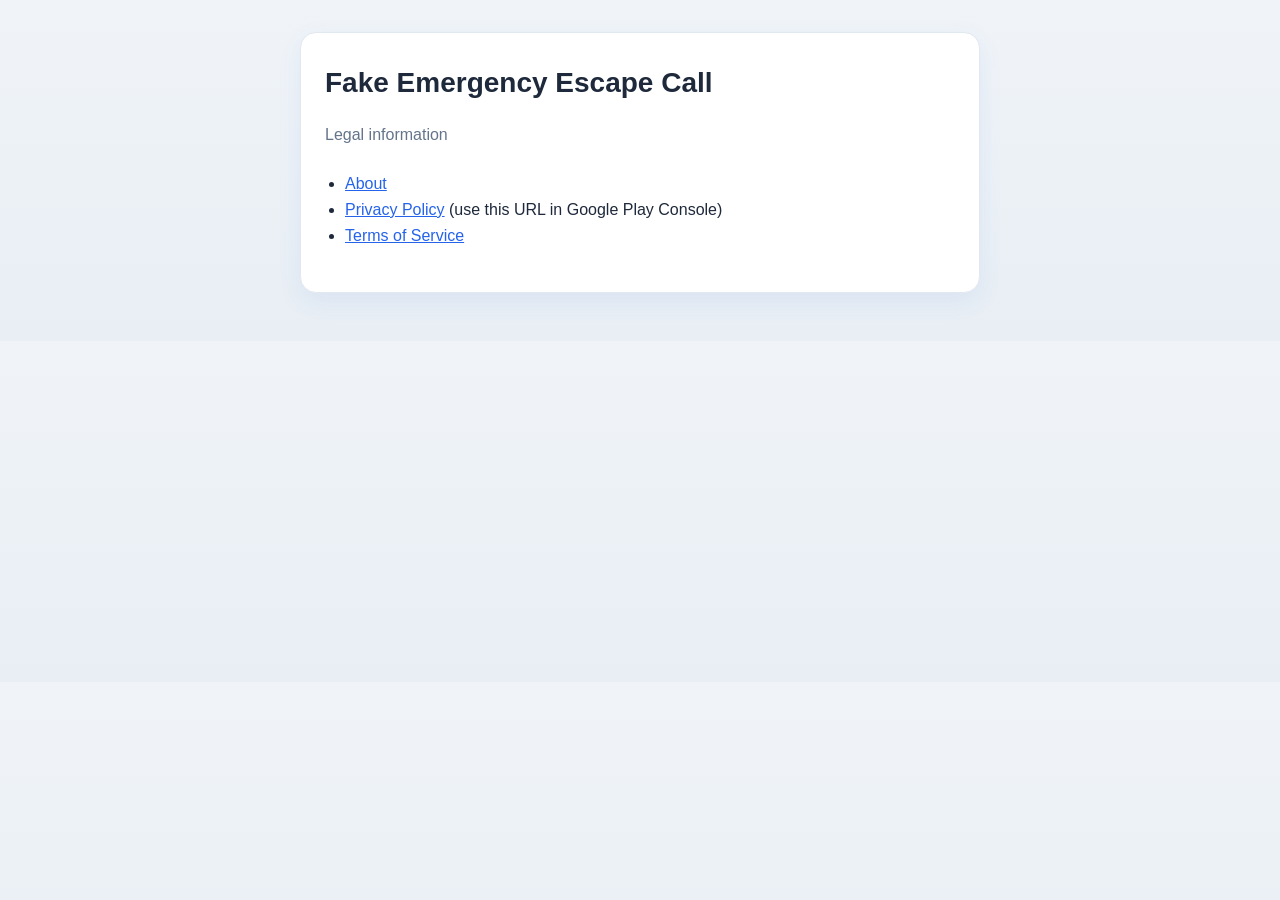
<file: docs/index.html>
<!DOCTYPE html>
<html lang="en">
<head>
  <meta charset="utf-8" />
  <meta name="viewport" content="width=device-width, initial-scale=1" />
  <title>Fake Emergency Escape Call — Legal</title>
  <link rel="stylesheet" href="legal.css" />
</head>
<body>
  <div class="wrap">
    <div class="card">
      <h1>Fake Emergency Escape Call</h1>
      <p class="tagline">Legal information</p>
      <ul>
        <li><a href="about.html">About</a></li>
        <li><a href="privacy-policy.html">Privacy Policy</a> (use this URL in Google Play Console)</li>
        <li><a href="terms.html">Terms of Service</a></li>
      </ul>
    </div>
  </div>
</body>
</html>
</file>
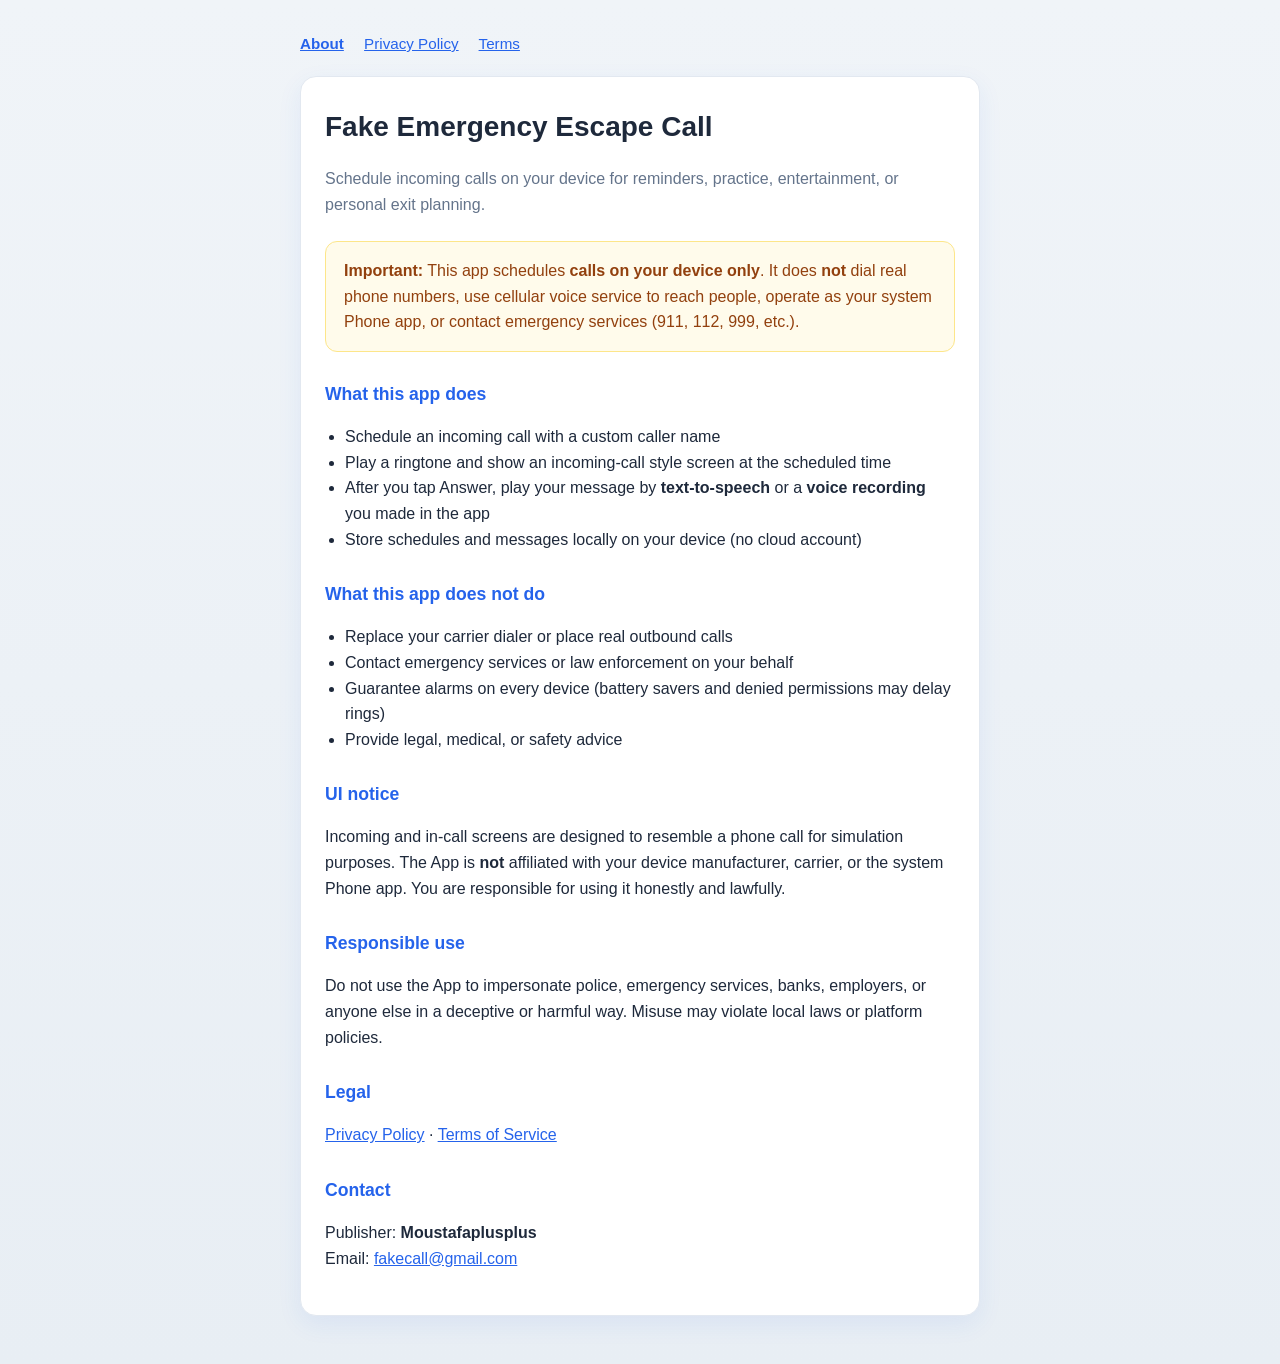
<file: docs/about.html>
<!DOCTYPE html>
<html lang="en">
<head>
  <meta charset="utf-8" />
  <meta name="viewport" content="width=device-width, initial-scale=1" />
  <title>About — Fake Emergency Escape Call</title>
  <link rel="stylesheet" href="legal.css" />
</head>
<body>
  <div class="wrap">
    <nav class="legal-nav">
      <a href="about.html"><strong>About</strong></a>
      <a href="privacy-policy.html">Privacy Policy</a>
      <a href="terms.html">Terms</a>
    </nav>
    <div class="card">
      <h1>Fake Emergency Escape Call</h1>
      <p class="tagline">Schedule incoming calls on your device for reminders, practice, entertainment, or personal exit planning.</p>

      <div class="notice">
        <strong>Important:</strong> This app schedules <strong>calls on your device only</strong>.
        It does <strong>not</strong> dial real phone numbers, use cellular voice service to reach people,
        operate as your system Phone app, or contact emergency services (911, 112, 999, etc.).
      </div>

      <h2>What this app does</h2>
      <ul>
        <li>Schedule an incoming call with a custom caller name</li>
        <li>Play a ringtone and show an incoming-call style screen at the scheduled time</li>
        <li>After you tap Answer, play your message by <strong>text-to-speech</strong> or a <strong>voice recording</strong> you made in the app</li>
        <li>Store schedules and messages locally on your device (no cloud account)</li>
      </ul>

      <h2>What this app does not do</h2>
      <ul>
        <li>Replace your carrier dialer or place real outbound calls</li>
        <li>Contact emergency services or law enforcement on your behalf</li>
        <li>Guarantee alarms on every device (battery savers and denied permissions may delay rings)</li>
        <li>Provide legal, medical, or safety advice</li>
      </ul>

      <h2>UI notice</h2>
      <p>
        Incoming and in-call screens are designed to resemble a phone call for simulation purposes.
        The App is <strong>not</strong> affiliated with your device manufacturer, carrier, or the system Phone app.
        You are responsible for using it honestly and lawfully.
      </p>

      <h2>Responsible use</h2>
      <p>
        Do not use the App to impersonate police, emergency services, banks, employers, or anyone else
        in a deceptive or harmful way. Misuse may violate local laws or platform policies.
      </p>

      <h2>Legal</h2>
      <p>
        <a href="privacy-policy.html">Privacy Policy</a> ·
        <a href="terms.html">Terms of Service</a>
      </p>

      <h2>Contact</h2>
      <p>
        Publisher: <strong>Moustafaplusplus</strong><br />
        Email: <a href="mailto:fakecall@gmail.com">fakecall@gmail.com</a>
      </p>
    </div>
  </div>
</body>
</html>
</file>
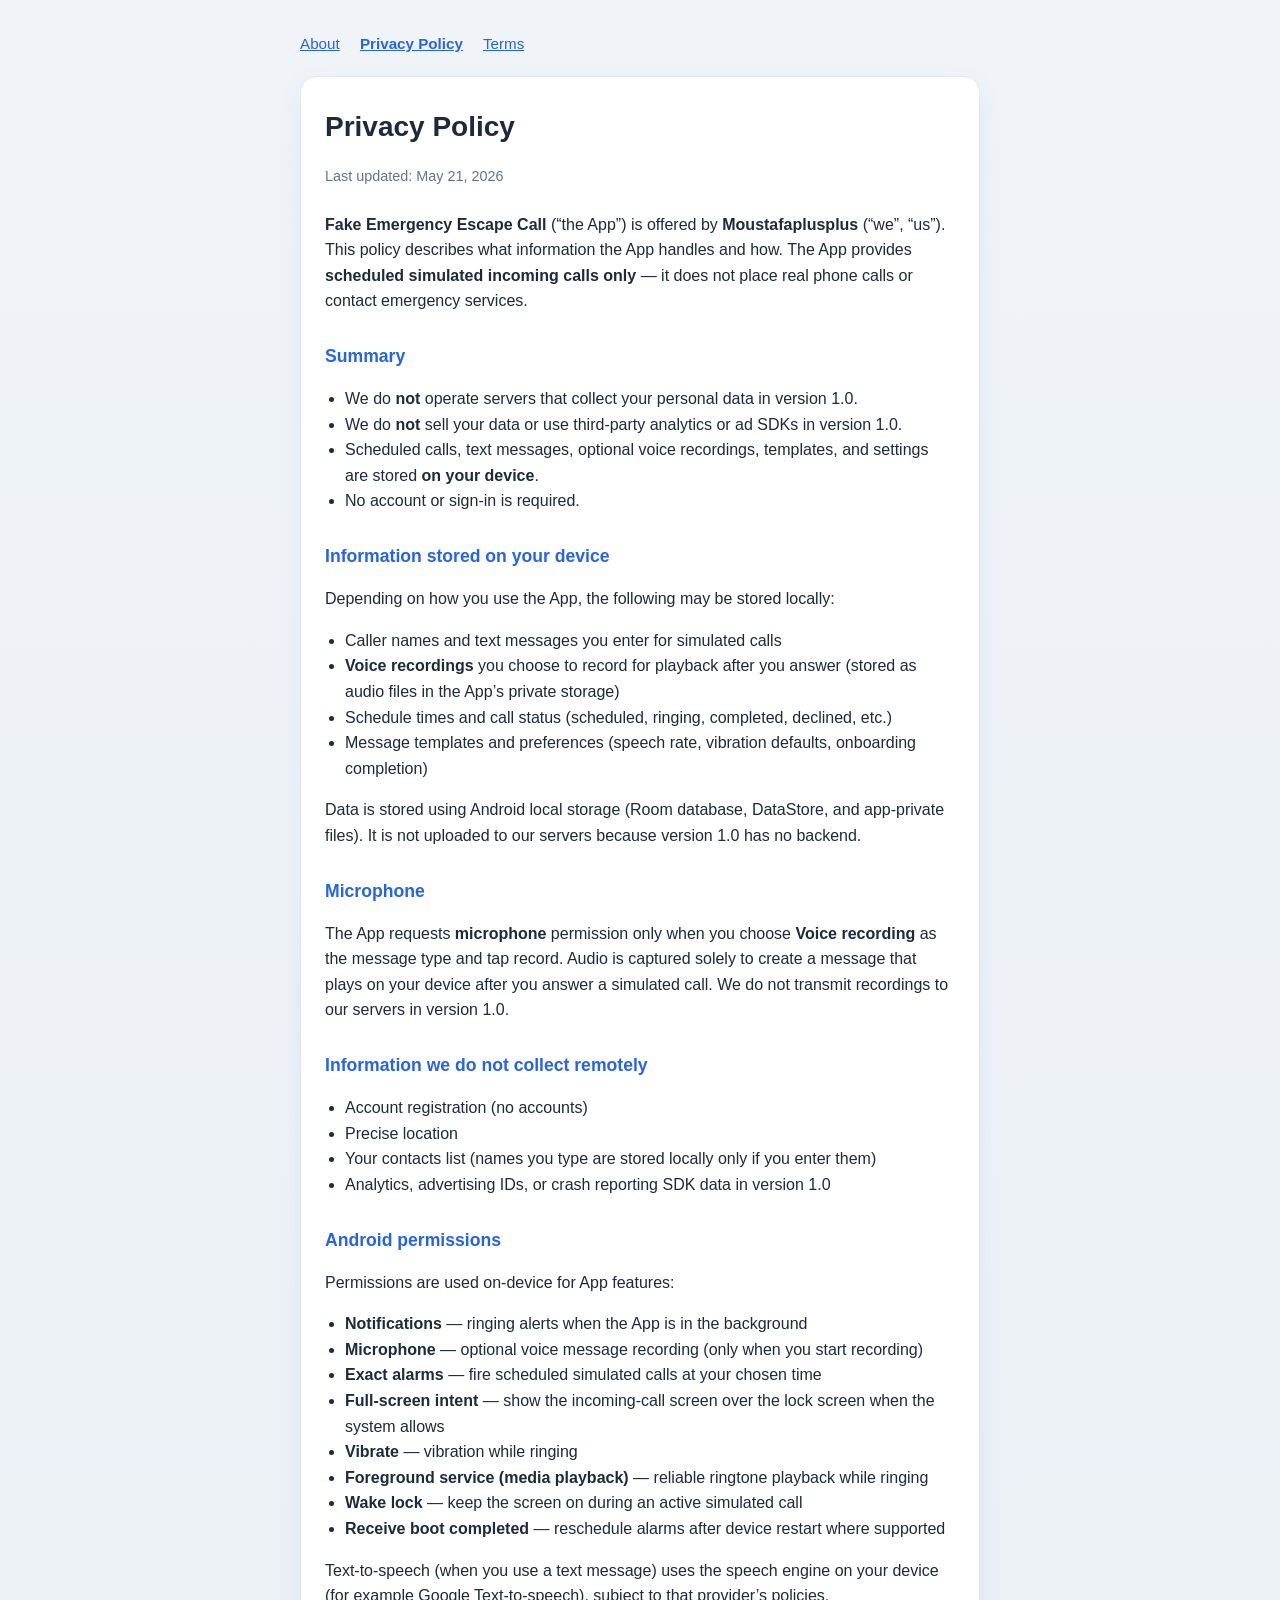
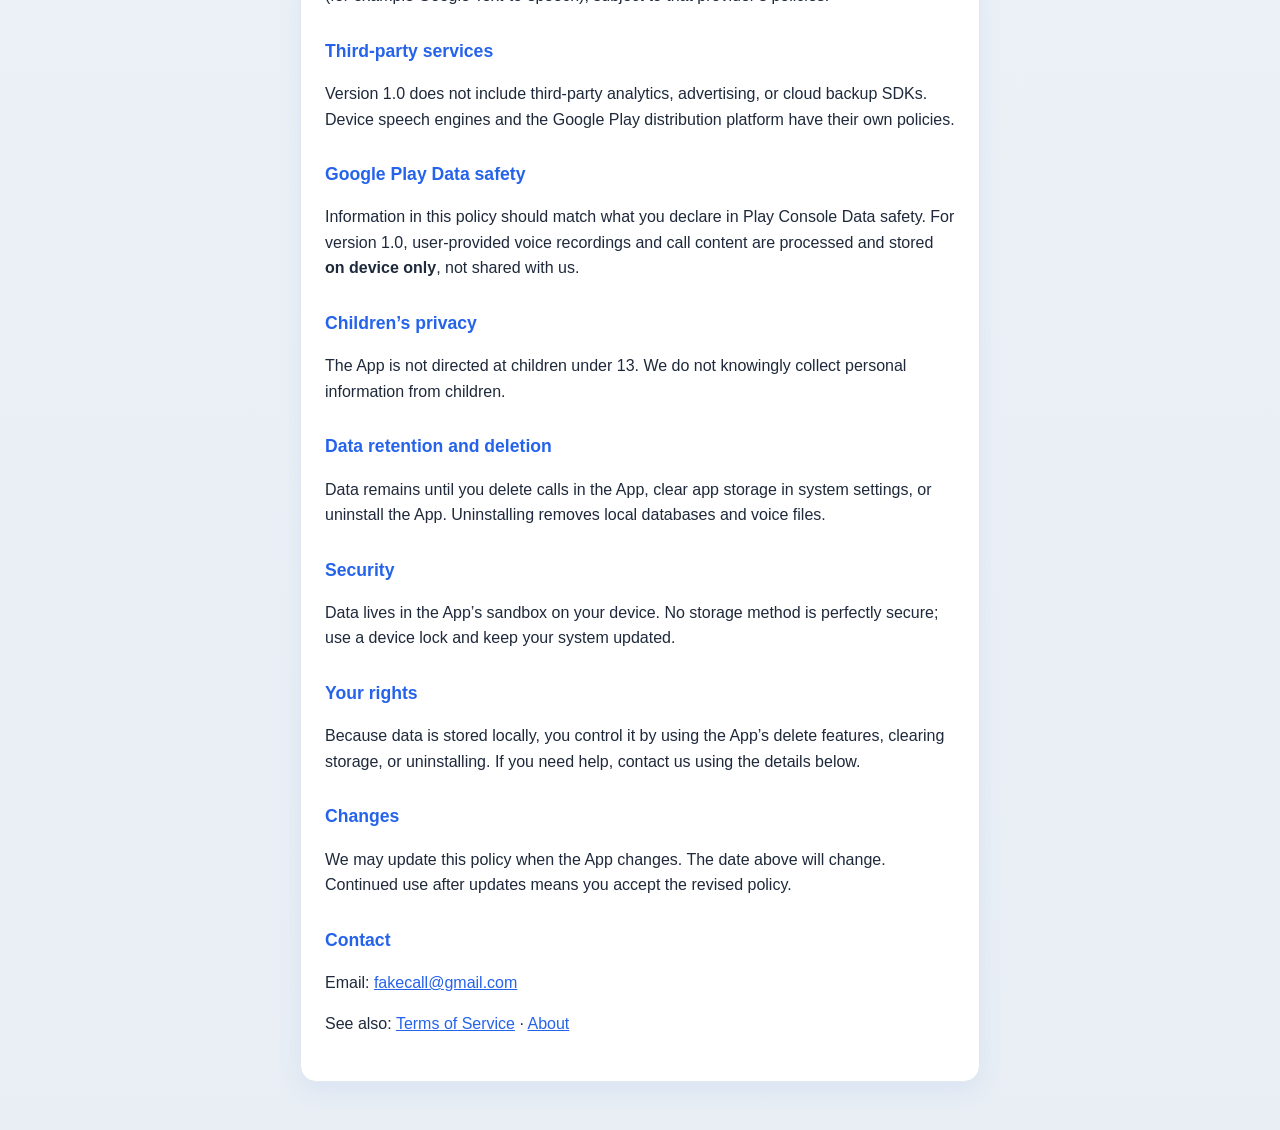
<file: docs/privacy-policy.html>
<!DOCTYPE html>
<html lang="en">
<head>
  <meta charset="utf-8" />
  <meta name="viewport" content="width=device-width, initial-scale=1" />
  <title>Privacy Policy — Fake Emergency Escape Call</title>
  <link rel="stylesheet" href="legal.css" />
</head>
<body>
  <div class="wrap">
    <nav class="legal-nav">
      <a href="about.html">About</a>
      <a href="privacy-policy.html"><strong>Privacy Policy</strong></a>
      <a href="terms.html">Terms</a>
    </nav>
    <div class="card">
      <h1>Privacy Policy</h1>
      <p class="updated">Last updated: May 21, 2026</p>

      <p>
        <strong>Fake Emergency Escape Call</strong> (“the App”) is offered by
        <strong>Moustafaplusplus</strong> (“we”, “us”). This policy describes what information
        the App handles and how. The App provides <strong>scheduled simulated incoming calls only</strong> —
        it does not place real phone calls or contact emergency services.
      </p>

      <h2>Summary</h2>
      <ul>
        <li>We do <strong>not</strong> operate servers that collect your personal data in version 1.0.</li>
        <li>We do <strong>not</strong> sell your data or use third-party analytics or ad SDKs in version 1.0.</li>
        <li>Scheduled calls, text messages, optional voice recordings, templates, and settings are stored <strong>on your device</strong>.</li>
        <li>No account or sign-in is required.</li>
      </ul>

      <h2>Information stored on your device</h2>
      <p>Depending on how you use the App, the following may be stored locally:</p>
      <ul>
        <li>Caller names and text messages you enter for simulated calls</li>
        <li><strong>Voice recordings</strong> you choose to record for playback after you answer (stored as audio files in the App’s private storage)</li>
        <li>Schedule times and call status (scheduled, ringing, completed, declined, etc.)</li>
        <li>Message templates and preferences (speech rate, vibration defaults, onboarding completion)</li>
      </ul>
      <p>
        Data is stored using Android local storage (Room database, DataStore, and app-private files).
        It is not uploaded to our servers because version 1.0 has no backend.
      </p>

      <h2>Microphone</h2>
      <p>
        The App requests <strong>microphone</strong> permission only when you choose
        <strong>Voice recording</strong> as the message type and tap record. Audio is captured
        solely to create a message that plays on your device after you answer a simulated call.
        We do not transmit recordings to our servers in version 1.0.
      </p>

      <h2>Information we do not collect remotely</h2>
      <ul>
        <li>Account registration (no accounts)</li>
        <li>Precise location</li>
        <li>Your contacts list (names you type are stored locally only if you enter them)</li>
        <li>Analytics, advertising IDs, or crash reporting SDK data in version 1.0</li>
      </ul>

      <h2>Android permissions</h2>
      <p>Permissions are used on-device for App features:</p>
      <ul>
        <li><strong>Notifications</strong> — ringing alerts when the App is in the background</li>
        <li><strong>Microphone</strong> — optional voice message recording (only when you start recording)</li>
        <li><strong>Exact alarms</strong> — fire scheduled simulated calls at your chosen time</li>
        <li><strong>Full-screen intent</strong> — show the incoming-call screen over the lock screen when the system allows</li>
        <li><strong>Vibrate</strong> — vibration while ringing</li>
        <li><strong>Foreground service (media playback)</strong> — reliable ringtone playback while ringing</li>
        <li><strong>Wake lock</strong> — keep the screen on during an active simulated call</li>
        <li><strong>Receive boot completed</strong> — reschedule alarms after device restart where supported</li>
      </ul>
      <p>
        Text-to-speech (when you use a text message) uses the speech engine on your device
        (for example Google Text-to-speech), subject to that provider’s policies.
      </p>

      <h2>Third-party services</h2>
      <p>
        Version 1.0 does not include third-party analytics, advertising, or cloud backup SDKs.
        Device speech engines and the Google Play distribution platform have their own policies.
      </p>

      <h2>Google Play Data safety</h2>
      <p>
        Information in this policy should match what you declare in Play Console Data safety.
        For version 1.0, user-provided voice recordings and call content are processed and stored
        <strong>on device only</strong>, not shared with us.
      </p>

      <h2>Children’s privacy</h2>
      <p>
        The App is not directed at children under 13. We do not knowingly collect personal
        information from children.
      </p>

      <h2>Data retention and deletion</h2>
      <p>
        Data remains until you delete calls in the App, clear app storage in system settings,
        or uninstall the App. Uninstalling removes local databases and voice files.
      </p>

      <h2>Security</h2>
      <p>
        Data lives in the App’s sandbox on your device. No storage method is perfectly secure;
        use a device lock and keep your system updated.
      </p>

      <h2>Your rights</h2>
      <p>
        Because data is stored locally, you control it by using the App’s delete features,
        clearing storage, or uninstalling. If you need help, contact us using the details below.
      </p>

      <h2>Changes</h2>
      <p>
        We may update this policy when the App changes. The date above will change.
        Continued use after updates means you accept the revised policy.
      </p>

      <h2>Contact</h2>
      <p>
        Email: <a href="mailto:fakecall@gmail.com">fakecall@gmail.com</a>
      </p>

      <p>See also: <a href="terms.html">Terms of Service</a> · <a href="about.html">About</a></p>
    </div>
  </div>
</body>
</html>
</file>
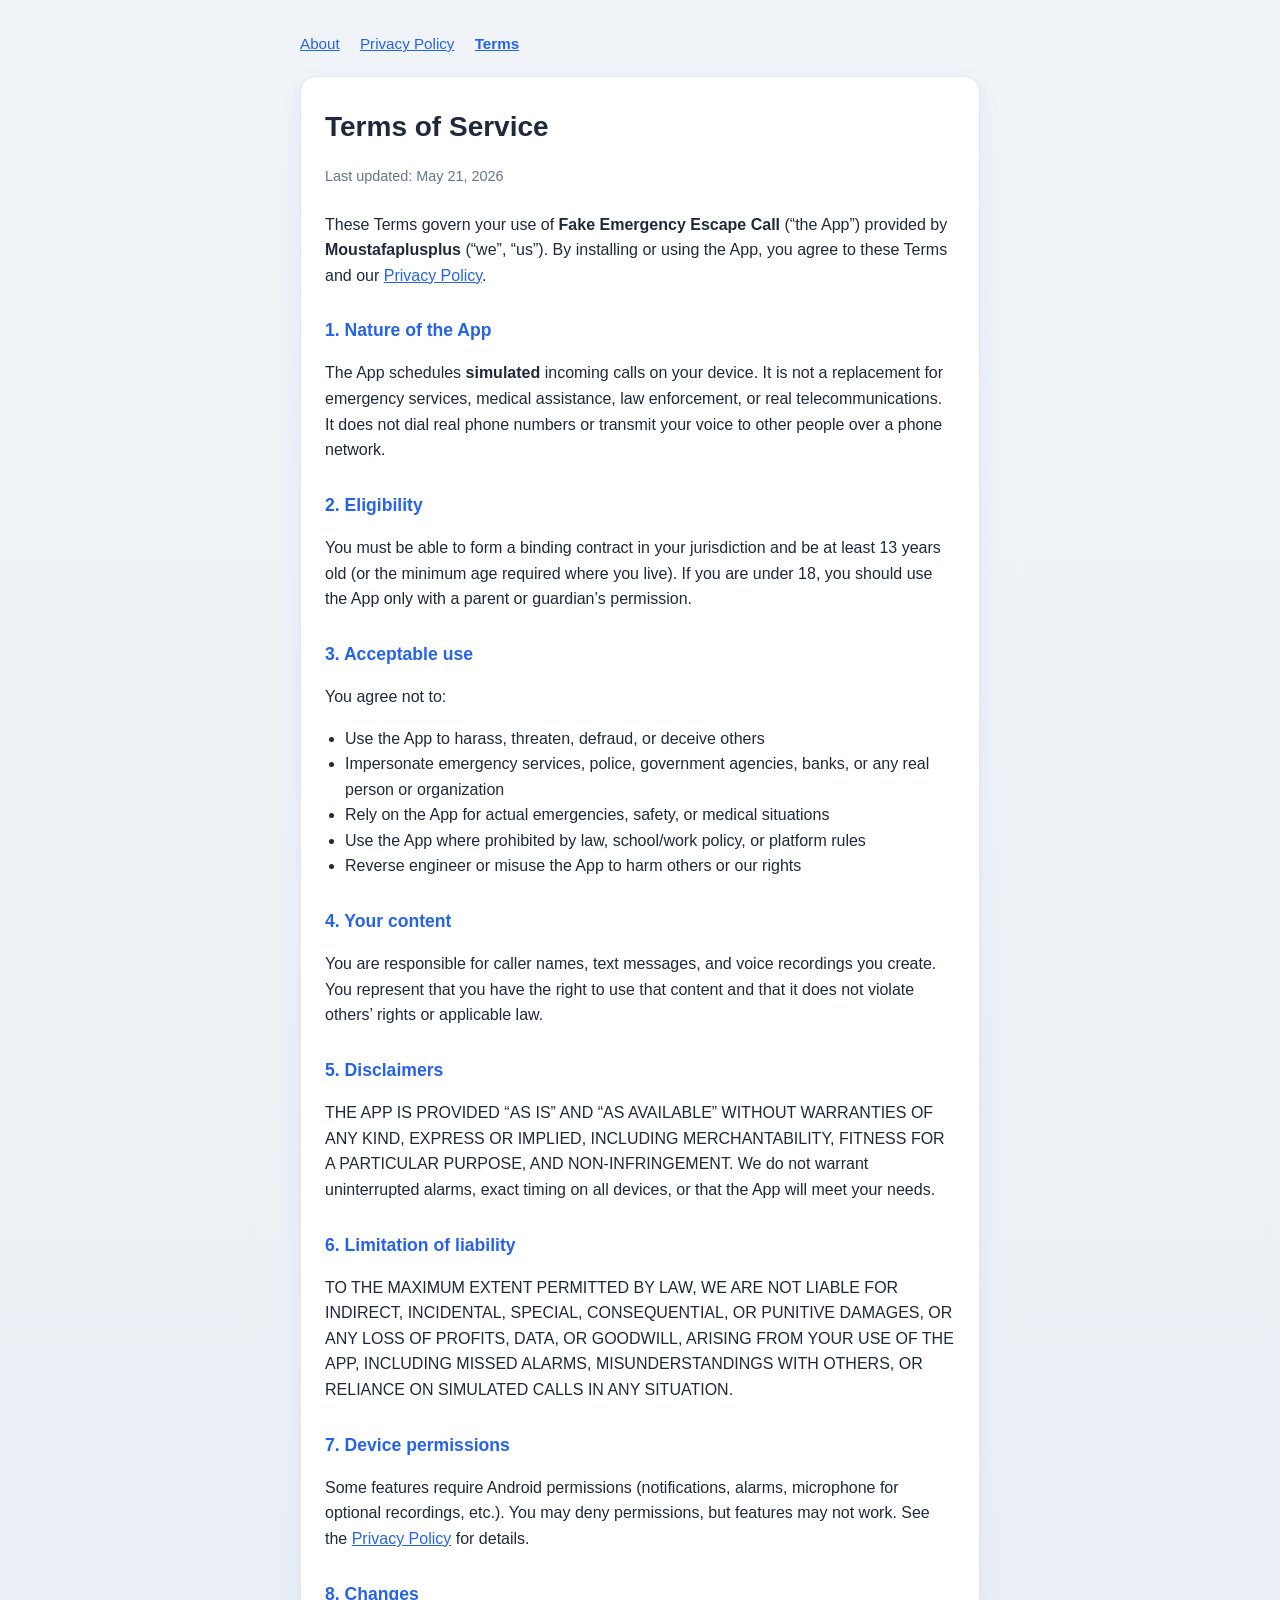
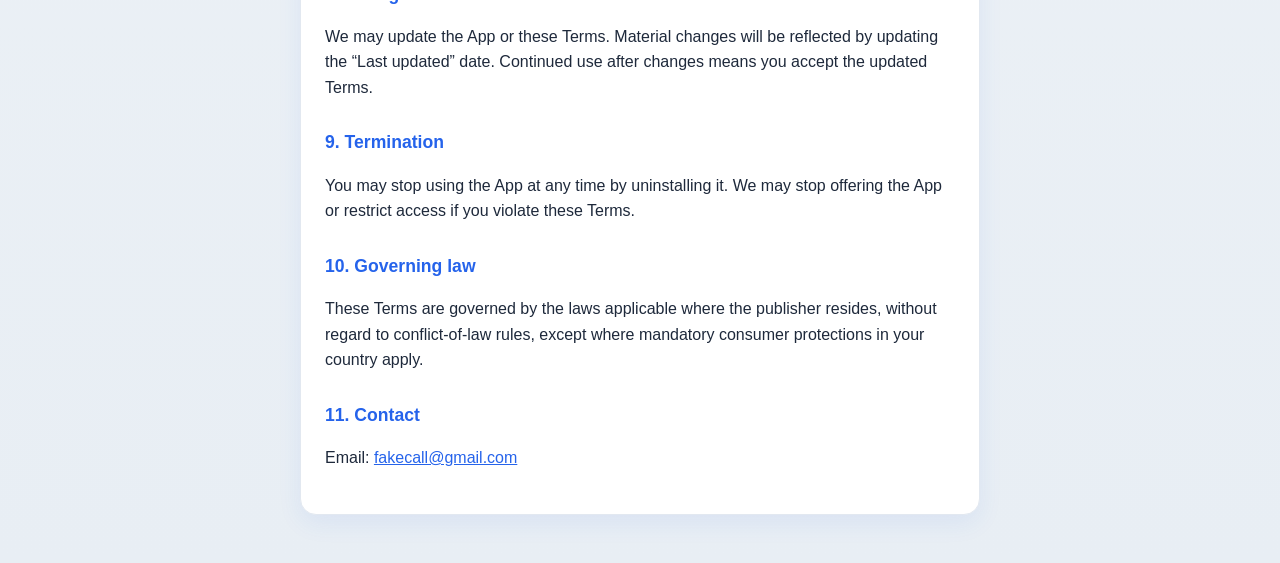
<file: docs/terms.html>
<!DOCTYPE html>
<html lang="en">
<head>
  <meta charset="utf-8" />
  <meta name="viewport" content="width=device-width, initial-scale=1" />
  <title>Terms of Service — Fake Emergency Escape Call</title>
  <link rel="stylesheet" href="legal.css" />
</head>
<body>
  <div class="wrap">
    <nav class="legal-nav">
      <a href="about.html">About</a>
      <a href="privacy-policy.html">Privacy Policy</a>
      <a href="terms.html"><strong>Terms</strong></a>
    </nav>
    <div class="card">
      <h1>Terms of Service</h1>
      <p class="updated">Last updated: May 21, 2026</p>

      <p>
        These Terms govern your use of <strong>Fake Emergency Escape Call</strong> (“the App”)
        provided by <strong>Moustafaplusplus</strong> (“we”, “us”). By installing or using the App,
        you agree to these Terms and our <a href="privacy-policy.html">Privacy Policy</a>.
      </p>

      <h2>1. Nature of the App</h2>
      <p>
        The App schedules <strong>simulated</strong> incoming calls on your device. It is not a
        replacement for emergency services, medical assistance, law enforcement, or real telecommunications.
        It does not dial real phone numbers or transmit your voice to other people over a phone network.
      </p>

      <h2>2. Eligibility</h2>
      <p>
        You must be able to form a binding contract in your jurisdiction and be at least 13 years old
        (or the minimum age required where you live). If you are under 18, you should use the App only
        with a parent or guardian’s permission.
      </p>

      <h2>3. Acceptable use</h2>
      <p>You agree not to:</p>
      <ul>
        <li>Use the App to harass, threaten, defraud, or deceive others</li>
        <li>Impersonate emergency services, police, government agencies, banks, or any real person or organization</li>
        <li>Rely on the App for actual emergencies, safety, or medical situations</li>
        <li>Use the App where prohibited by law, school/work policy, or platform rules</li>
        <li>Reverse engineer or misuse the App to harm others or our rights</li>
      </ul>

      <h2>4. Your content</h2>
      <p>
        You are responsible for caller names, text messages, and voice recordings you create.
        You represent that you have the right to use that content and that it does not violate
        others’ rights or applicable law.
      </p>

      <h2>5. Disclaimers</h2>
      <p>
        THE APP IS PROVIDED “AS IS” AND “AS AVAILABLE” WITHOUT WARRANTIES OF ANY KIND,
        EXPRESS OR IMPLIED, INCLUDING MERCHANTABILITY, FITNESS FOR A PARTICULAR PURPOSE,
        AND NON-INFRINGEMENT. We do not warrant uninterrupted alarms, exact timing on all devices,
        or that the App will meet your needs.
      </p>

      <h2>6. Limitation of liability</h2>
      <p>
        TO THE MAXIMUM EXTENT PERMITTED BY LAW, WE ARE NOT LIABLE FOR INDIRECT, INCIDENTAL,
        SPECIAL, CONSEQUENTIAL, OR PUNITIVE DAMAGES, OR ANY LOSS OF PROFITS, DATA, OR GOODWILL,
        ARISING FROM YOUR USE OF THE APP, INCLUDING MISSED ALARMS, MISUNDERSTANDINGS WITH OTHERS,
        OR RELIANCE ON SIMULATED CALLS IN ANY SITUATION.
      </p>

      <h2>7. Device permissions</h2>
      <p>
        Some features require Android permissions (notifications, alarms, microphone for optional
        recordings, etc.). You may deny permissions, but features may not work. See the
        <a href="privacy-policy.html">Privacy Policy</a> for details.
      </p>

      <h2>8. Changes</h2>
      <p>
        We may update the App or these Terms. Material changes will be reflected by updating the
        “Last updated” date. Continued use after changes means you accept the updated Terms.
      </p>

      <h2>9. Termination</h2>
      <p>
        You may stop using the App at any time by uninstalling it. We may stop offering the App
        or restrict access if you violate these Terms.
      </p>

      <h2>10. Governing law</h2>
      <p>
        These Terms are governed by the laws applicable where the publisher resides, without regard
        to conflict-of-law rules, except where mandatory consumer protections in your country apply.
      </p>

      <h2>11. Contact</h2>
      <p>
        Email: <a href="mailto:fakecall@gmail.com">fakecall@gmail.com</a>
      </p>
    </div>
  </div>
</body>
</html>
</file>
<file: docs/legal.css>
:root {
  --bg: #f0f4f8;
  --card: #ffffff;
  --text: #1e293b;
  --muted: #64748b;
  --accent: #2563eb;
  --border: #e2e8f0;
  --warn-bg: #fffbeb;
  --warn-border: #fde68a;
  --warn-text: #92400e;
}
* { box-sizing: border-box; }
body {
  margin: 0;
  font-family: -apple-system, BlinkMacSystemFont, "Segoe UI", Roboto, Helvetica, Arial, sans-serif;
  background: linear-gradient(180deg, var(--bg) 0%, #e8eef4 100%);
  color: var(--text);
  line-height: 1.6;
}
.wrap { max-width: 720px; margin: 0 auto; padding: 32px 20px 48px; }
.card {
  background: var(--card);
  border-radius: 16px;
  padding: 28px 24px;
  box-shadow: 0 8px 24px rgba(37, 99, 235, 0.08);
  border: 1px solid var(--border);
}
.notice {
  background: var(--warn-bg);
  border: 1px solid var(--warn-border);
  border-radius: 12px;
  padding: 16px 18px;
  margin: 20px 0;
  color: var(--warn-text);
}
h1 { font-size: 1.75rem; margin: 0 0 8px; font-weight: 700; }
.updated, .tagline { color: var(--muted); }
.updated { font-size: 0.9rem; margin-bottom: 24px; }
.tagline { margin-bottom: 24px; }
h2 { font-size: 1.1rem; margin: 28px 0 10px; color: var(--accent); }
p, li { font-size: 1rem; }
ul { padding-left: 1.25rem; }
a { color: var(--accent); }
.legal-nav { margin-bottom: 20px; font-size: 0.95rem; }
.legal-nav a { margin-right: 16px; }
footer { margin-top: 28px; font-size: 0.85rem; color: var(--muted); }
</file>
